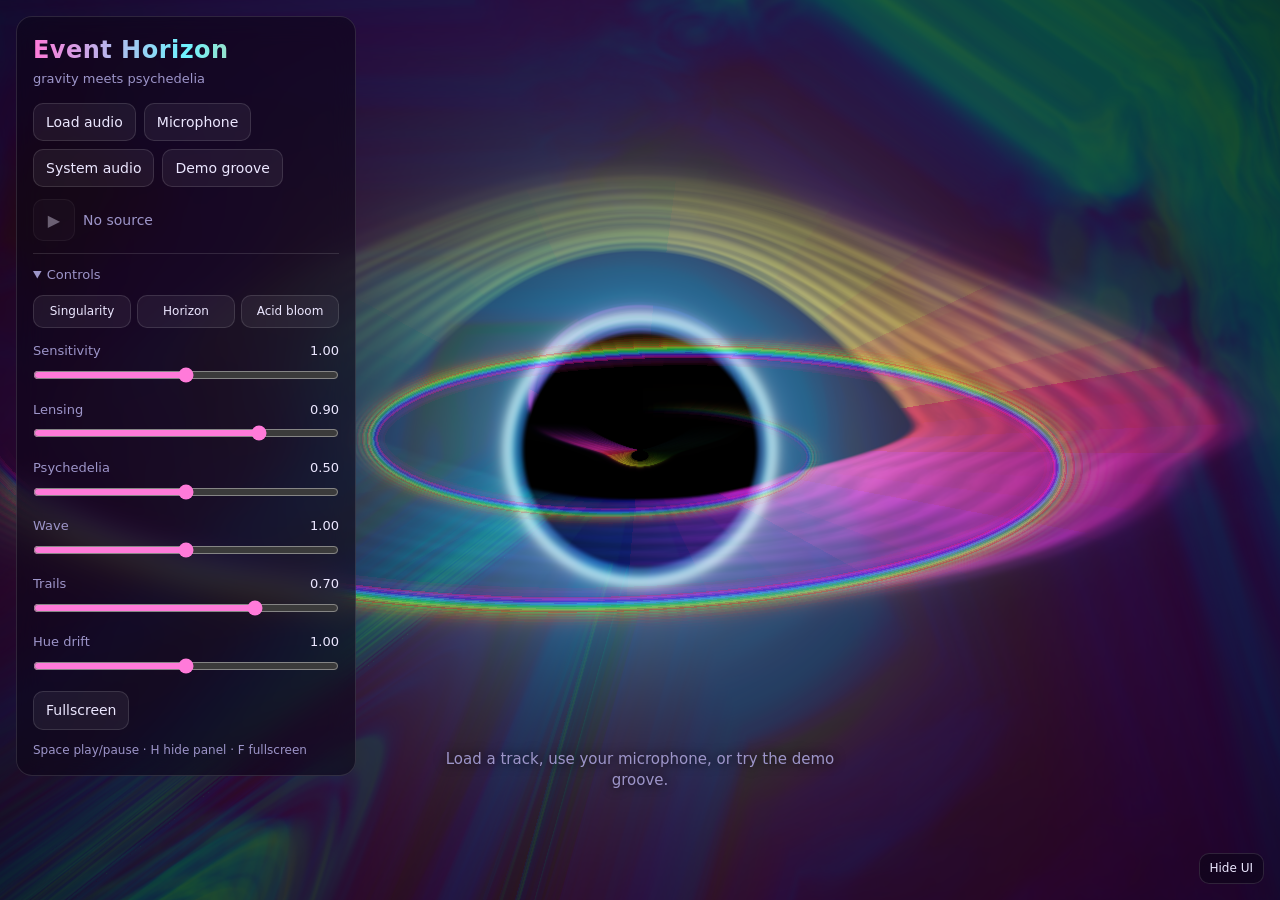
<file: index.html>
<!doctype html>
<html lang="en">
<head>
  <meta charset="utf-8">
  <meta name="viewport" content="width=device-width, initial-scale=1">
  <title>Event Horizon · Music Visualizer</title>
  <link rel="stylesheet" href="styles.css">
</head>
<body>
  <canvas id="stage" aria-label="Music visualization"></canvas>

  <div id="hint" class="hint">
    Load a track, use your microphone, or try the demo groove.
  </div>

  <main id="ui" class="ui">
    <header>
      <h1>Event Horizon</h1>
      <p class="sub">gravity meets psychedelia</p>
    </header>

    <section class="row sources">
      <label class="btn" for="file">Load audio</label>
      <input id="file" type="file" accept="audio/*" hidden>
      <button id="mic" class="btn" type="button">Microphone</button>
      <button id="system" class="btn" type="button">System audio</button>
      <button id="demo" class="btn" type="button">Demo groove</button>
    </section>

    <section class="row transport">
      <button id="play" class="btn icon" type="button" aria-label="Play or pause" disabled>▶</button>
      <span id="track" class="track">No source</span>
    </section>

    <p id="error" class="error" hidden></p>

    <details class="controls" open>
      <summary>Controls</summary>

      <div class="presets">
        <button class="btn" type="button" data-preset="singularity">Singularity</button>
        <button class="btn" type="button" data-preset="horizon">Horizon</button>
        <button class="btn" type="button" data-preset="acid">Acid bloom</button>
      </div>

      <label class="slider">
        <span>Sensitivity <output data-for="sens"></output></span>
        <input type="range" data-param="sens" min="0" max="2" step="0.01">
      </label>
      <label class="slider">
        <span>Lensing <output data-for="lens"></output></span>
        <input type="range" data-param="lens" min="0" max="1.2" step="0.01">
      </label>
      <label class="slider">
        <span>Psychedelia <output data-for="psy"></output></span>
        <input type="range" data-param="psy" min="0" max="1" step="0.01">
      </label>
      <label class="slider">
        <span>Wave <output data-for="wave"></output></span>
        <input type="range" data-param="wave" min="0" max="2" step="0.01">
      </label>
      <label class="slider">
        <span>Trails <output data-for="trail"></output></span>
        <input type="range" data-param="trail" min="0" max="0.95" step="0.01">
      </label>
      <label class="slider">
        <span>Hue drift <output data-for="hue"></output></span>
        <input type="range" data-param="hue" min="0" max="2" step="0.01">
      </label>

      <div class="row">
        <button id="fullscreen" class="btn" type="button">Fullscreen</button>
      </div>
      <p class="keys">Space play/pause · H hide panel · F fullscreen</p>
    </details>
  </main>

  <button id="hide" class="btn corner" type="button" aria-label="Toggle panel">Hide UI</button>

  <script src="audio.js"></script>
  <script src="wave.js"></script>
  <script src="renderer.js"></script>
  <script src="main.js"></script>
</body>
</html>
</file>
<file: styles.css>
:root {
  color-scheme: dark;
  --ink: #ece7ff;
  --muted: #9d95c9;
  --glass: rgba(12, 6, 24, 0.6);
  --line: rgba(255, 255, 255, 0.12);
  --accent: #ff7ad9;
  --accent-2: #6ef3ff;
  --accent-3: #ffb347;
}

[hidden] { display: none !important; }

html,
body {
  margin: 0;
  height: 100%;
  background: #000;
  color: var(--ink);
  font: 14px/1.45 system-ui, -apple-system, "Segoe UI", sans-serif;
  overflow: hidden;
}

#stage {
  position: fixed;
  inset: 0;
  width: 100%;
  height: 100%;
  display: block;
}

/* ---------- panel ---------- */

.ui {
  position: fixed;
  top: 16px;
  left: 16px;
  width: min(340px, calc(100vw - 32px));
  max-height: calc(100vh - 32px);
  overflow-y: auto;
  box-sizing: border-box;
  padding: 16px;
  background: var(--glass);
  backdrop-filter: blur(14px);
  -webkit-backdrop-filter: blur(14px);
  border: 1px solid var(--line);
  border-radius: 16px;
  transition: opacity 0.3s ease, transform 0.3s ease;
}

body.ui-hidden .ui {
  opacity: 0;
  transform: translateX(-12px);
  pointer-events: none;
}

header h1 {
  margin: 0;
  font-size: 24px;
  font-weight: 750;
  letter-spacing: 0.02em;
  background: linear-gradient(90deg, var(--accent), var(--accent-2), var(--accent-3));
  -webkit-background-clip: text;
  background-clip: text;
  color: transparent;
}

.sub {
  margin: 2px 0 14px;
  color: var(--muted);
  font-size: 13px;
}

.row {
  display: flex;
  flex-wrap: wrap;
  align-items: center;
  gap: 8px;
  margin-bottom: 12px;
}

.transport .track {
  min-width: 0;
  flex: 1;
  overflow: hidden;
  text-overflow: ellipsis;
  white-space: nowrap;
  color: var(--muted);
}

/* ---------- buttons ---------- */

.btn {
  display: inline-flex;
  align-items: center;
  justify-content: center;
  gap: 6px;
  padding: 8px 12px;
  border: 1px solid var(--line);
  border-radius: 10px;
  background: rgba(255, 255, 255, 0.06);
  color: var(--ink);
  font: inherit;
  cursor: pointer;
  user-select: none;
  transition: background 0.2s ease, border-color 0.2s ease;
}

.btn:hover:not(:disabled) {
  background: rgba(255, 255, 255, 0.13);
  border-color: rgba(255, 255, 255, 0.25);
}

.btn:disabled {
  opacity: 0.4;
  cursor: default;
}

.btn.icon {
  width: 42px;
  height: 42px;
  padding: 0;
  font-size: 16px;
  flex: none;
}

.btn:focus-visible,
input[type="range"]:focus-visible,
summary:focus-visible {
  outline: 2px solid var(--accent-2);
  outline-offset: 2px;
}

.corner {
  position: fixed;
  right: 16px;
  bottom: 16px;
  padding: 6px 10px;
  font-size: 12px;
  background: var(--glass);
  backdrop-filter: blur(10px);
  -webkit-backdrop-filter: blur(10px);
}

/* ---------- controls ---------- */

.controls {
  margin-top: 4px;
  border-top: 1px solid var(--line);
  padding-top: 12px;
}

.controls summary {
  cursor: pointer;
  color: var(--muted);
  font-size: 13px;
  margin-bottom: 10px;
}

.presets {
  display: grid;
  grid-template-columns: repeat(3, 1fr);
  gap: 6px;
  margin-bottom: 14px;
}

.presets .btn {
  padding: 7px 4px;
  font-size: 12px;
}

.slider {
  display: block;
  margin-bottom: 12px;
}

.slider span {
  display: flex;
  justify-content: space-between;
  font-size: 13px;
  color: var(--muted);
}

.slider output {
  color: var(--ink);
  font-variant-numeric: tabular-nums;
}

input[type="range"] {
  width: 100%;
  margin: 6px 0 0;
  accent-color: var(--accent);
}

.keys {
  margin: 12px 0 0;
  color: var(--muted);
  font-size: 12px;
}

.error {
  margin: 0 0 12px;
  padding: 8px 10px;
  border-radius: 10px;
  background: rgba(255, 90, 120, 0.12);
  color: #ffb3c1;
  font-size: 13px;
}

/* ---------- start hint ---------- */

.hint {
  position: fixed;
  left: 50%;
  bottom: 12vh;
  transform: translateX(-50%);
  width: min(420px, calc(100vw - 32px));
  text-align: center;
  color: var(--muted);
  font-size: 15px;
  pointer-events: none;
  text-shadow: 0 0 12px #000;
}

/* ---------- small screens ---------- */

@media (max-width: 480px) {
  .ui {
    top: 12px;
    left: 12px;
    width: calc(100vw - 24px);
    max-height: 60vh;
  }
  .corner {
    right: 12px;
    bottom: 12px;
  }
}
</file>
